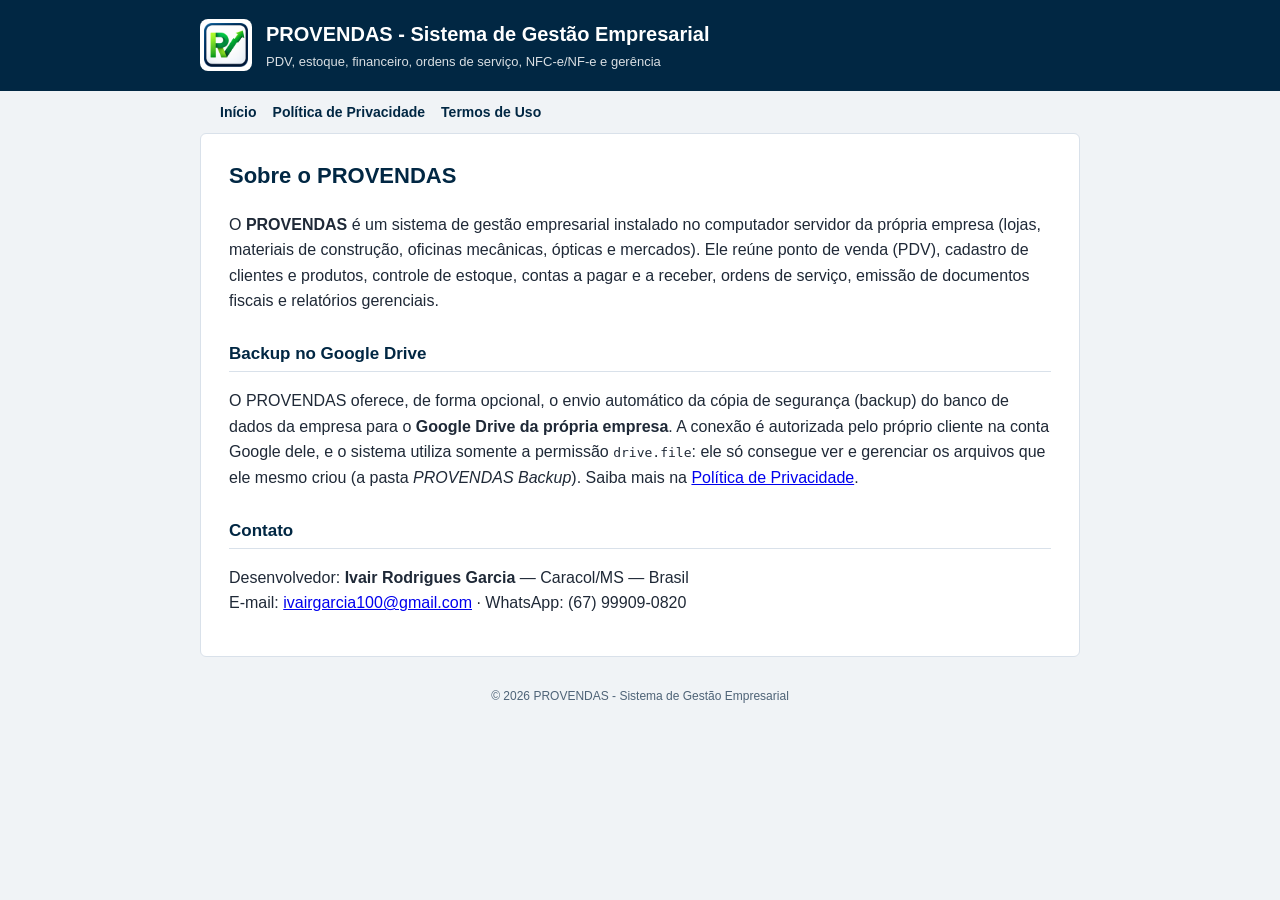
<file: index.html>
<!doctype html>
<html lang="pt-BR">
<head>
<meta charset="utf-8">
<meta name="viewport" content="width=device-width,initial-scale=1">
<title>PROVENDAS - Sistema de Gestão Empresarial</title>
<!-- Verificação do Google Search Console: cole aqui a meta tag fornecida pelo Google, se usar esse método -->
<link rel="stylesheet" href="estilo.css">
</head>
<body>
<header><div class="marca"><img src="logo.png" alt="PROVENDAS" onerror="this.style.display='none'"><div><h1>PROVENDAS - Sistema de Gestão Empresarial</h1><p>PDV, estoque, financeiro, ordens de serviço, NFC-e/NF-e e gerência</p></div></div></header>
<nav><a href="index.html">Início</a><a href="privacidade.html">Política de Privacidade</a><a href="termos.html">Termos de Uso</a></nav>
<main>
<h2>Sobre o PROVENDAS</h2>
<p>O <b>PROVENDAS</b> é um sistema de gestão empresarial instalado no computador servidor da própria empresa
(lojas, materiais de construção, oficinas mecânicas, ópticas e mercados). Ele reúne ponto de venda (PDV),
cadastro de clientes e produtos, controle de estoque, contas a pagar e a receber, ordens de serviço,
emissão de documentos fiscais e relatórios gerenciais.</p>

<h3>Backup no Google Drive</h3>
<p>O PROVENDAS oferece, de forma opcional, o envio automático da cópia de segurança (backup) do banco de dados
da empresa para o <b>Google Drive da própria empresa</b>. A conexão é autorizada pelo próprio cliente na conta
Google dele, e o sistema utiliza somente a permissão <code>drive.file</code>: ele só consegue ver e gerenciar
os arquivos que ele mesmo criou (a pasta <i>PROVENDAS Backup</i>). Saiba mais na
<a href="privacidade.html">Política de Privacidade</a>.</p>

<h3>Contato</h3>
<p>Desenvolvedor: <b>Ivair Rodrigues Garcia</b> — Caracol/MS — Brasil<br>
E-mail: <a href="mailto:ivairgarcia100@gmail.com">ivairgarcia100@gmail.com</a> · WhatsApp: (67) 99909-0820</p>
</main>
<footer>© 2026 PROVENDAS - Sistema de Gestão Empresarial</footer>
</body>
</html>
</file>
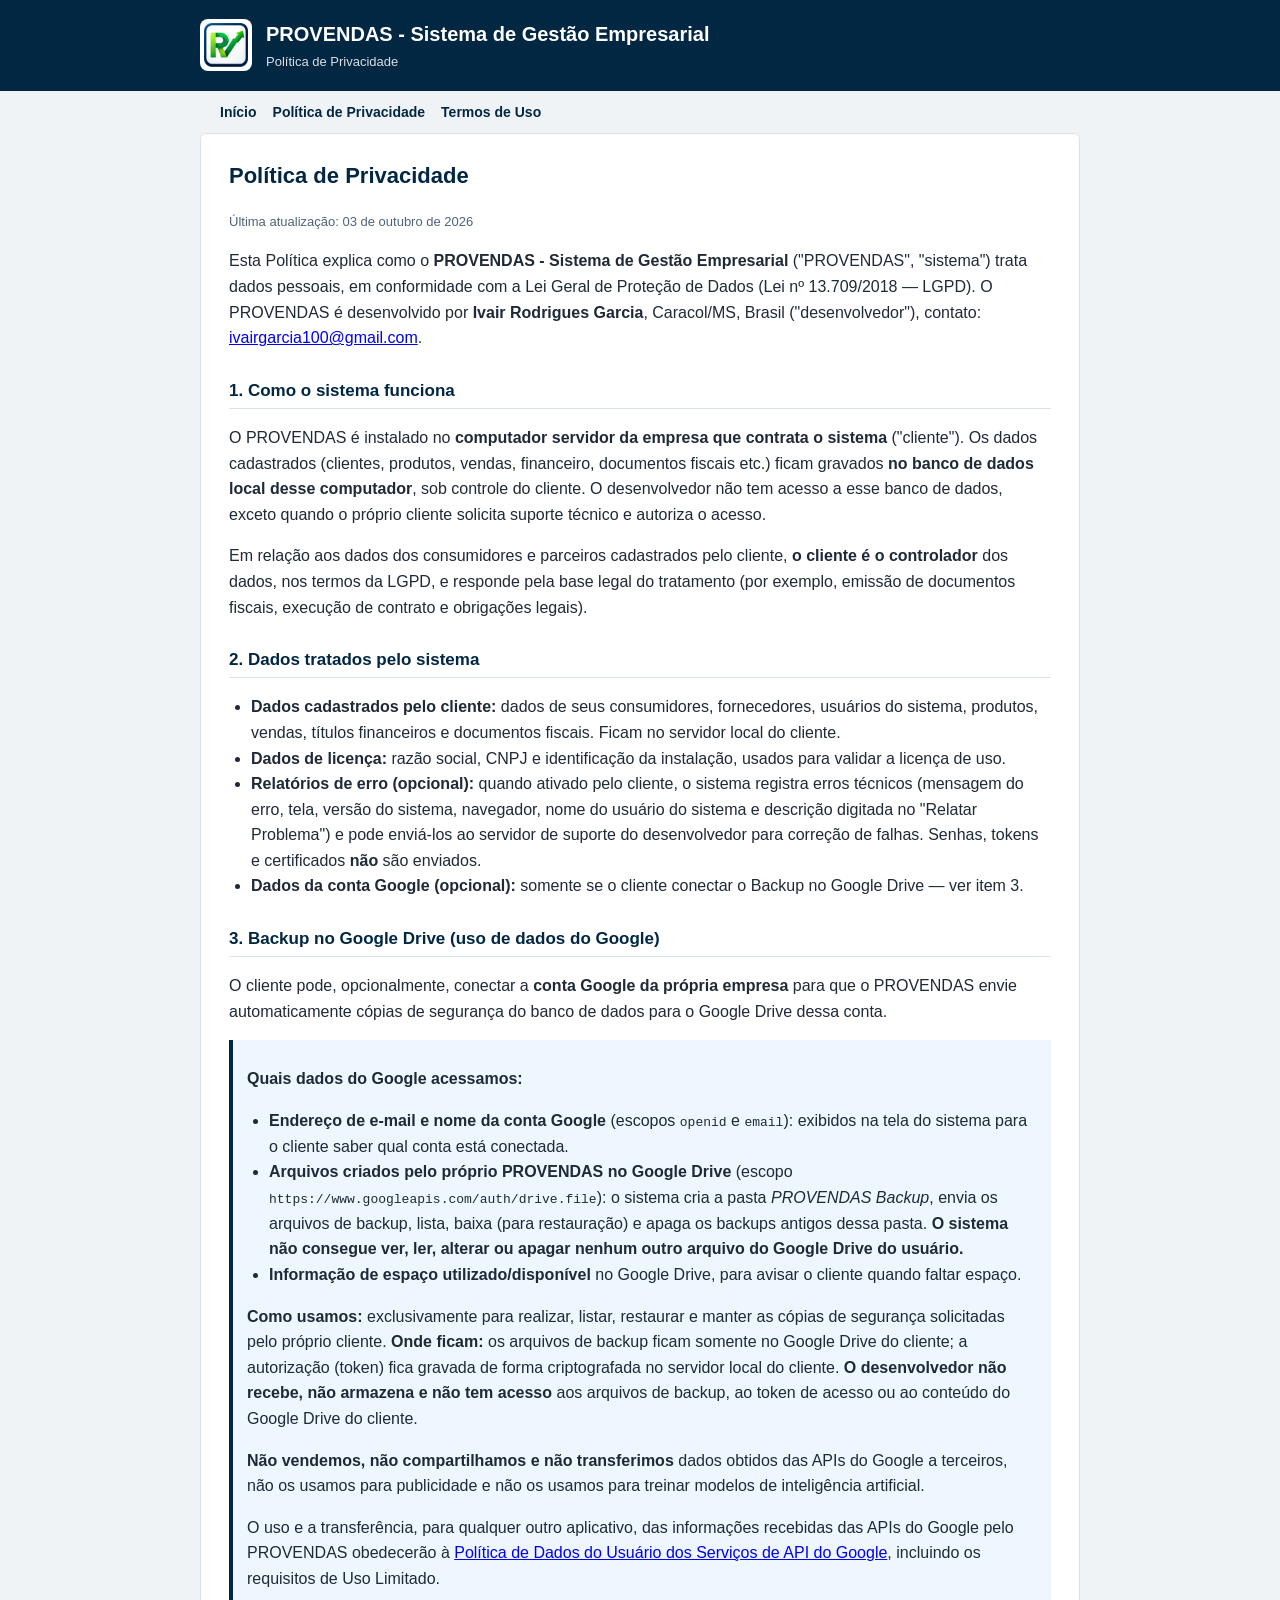
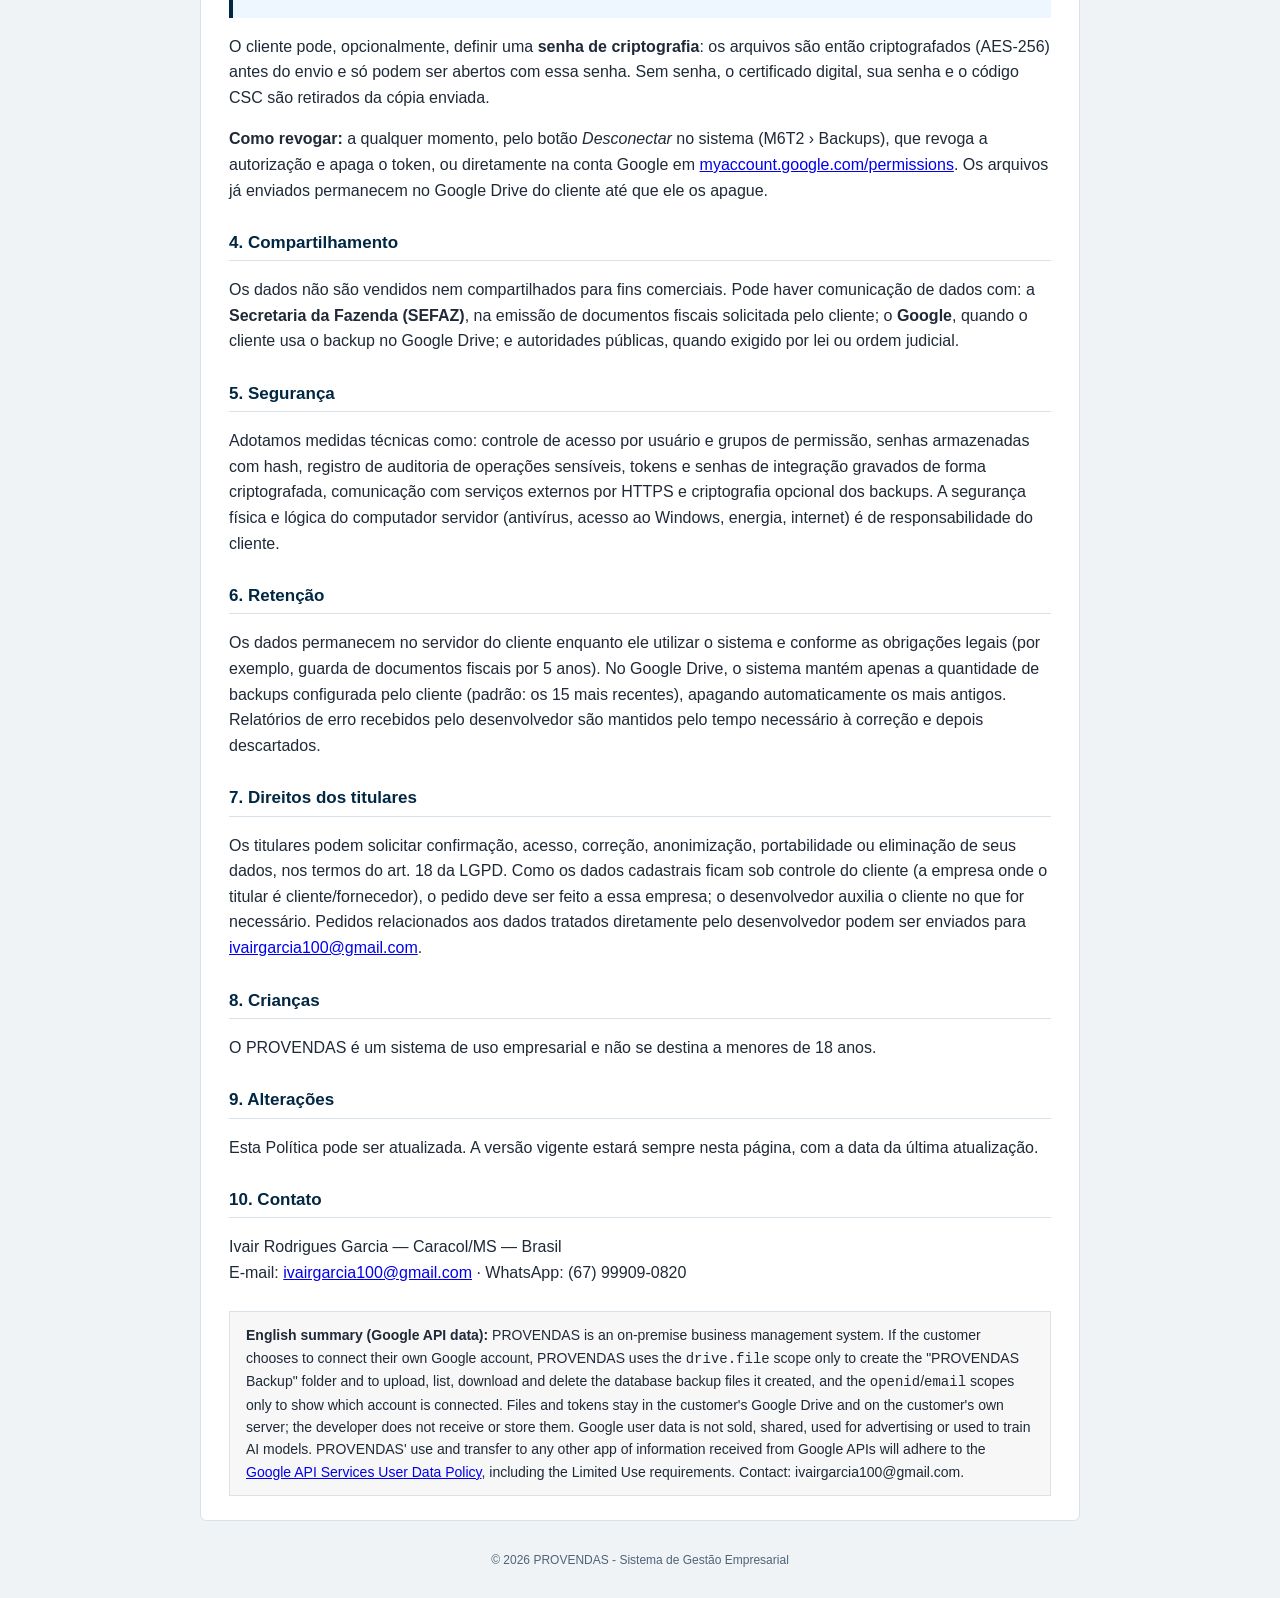
<file: privacidade.html>
<!doctype html>
<html lang="pt-BR">
<head>
<meta charset="utf-8">
<meta name="viewport" content="width=device-width,initial-scale=1">
<title>Política de Privacidade - PROVENDAS</title>
<link rel="stylesheet" href="estilo.css">
</head>
<body>
<header><div class="marca"><img src="logo.png" alt="PROVENDAS" onerror="this.style.display='none'"><div><h1>PROVENDAS - Sistema de Gestão Empresarial</h1><p>Política de Privacidade</p></div></div></header>
<nav><a href="index.html">Início</a><a href="privacidade.html">Política de Privacidade</a><a href="termos.html">Termos de Uso</a></nav>
<main>
<h2>Política de Privacidade</h2>
<p class="atualizado">Última atualização: 03 de outubro de 2026</p>

<p>Esta Política explica como o <b>PROVENDAS - Sistema de Gestão Empresarial</b> ("PROVENDAS", "sistema")
trata dados pessoais, em conformidade com a Lei Geral de Proteção de Dados (Lei nº 13.709/2018 — LGPD).
O PROVENDAS é desenvolvido por <b>Ivair Rodrigues Garcia</b>, Caracol/MS, Brasil ("desenvolvedor"),
contato: <a href="mailto:ivairgarcia100@gmail.com">ivairgarcia100@gmail.com</a>.</p>

<h3>1. Como o sistema funciona</h3>
<p>O PROVENDAS é instalado no <b>computador servidor da empresa que contrata o sistema</b> ("cliente").
Os dados cadastrados (clientes, produtos, vendas, financeiro, documentos fiscais etc.) ficam gravados
<b>no banco de dados local desse computador</b>, sob controle do cliente. O desenvolvedor não tem acesso
a esse banco de dados, exceto quando o próprio cliente solicita suporte técnico e autoriza o acesso.</p>
<p>Em relação aos dados dos consumidores e parceiros cadastrados pelo cliente, <b>o cliente é o controlador</b>
dos dados, nos termos da LGPD, e responde pela base legal do tratamento (por exemplo, emissão de documentos
fiscais, execução de contrato e obrigações legais).</p>

<h3>2. Dados tratados pelo sistema</h3>
<ul>
<li><b>Dados cadastrados pelo cliente:</b> dados de seus consumidores, fornecedores, usuários do sistema,
produtos, vendas, títulos financeiros e documentos fiscais. Ficam no servidor local do cliente.</li>
<li><b>Dados de licença:</b> razão social, CNPJ e identificação da instalação, usados para validar a licença de uso.</li>
<li><b>Relatórios de erro (opcional):</b> quando ativado pelo cliente, o sistema registra erros técnicos
(mensagem do erro, tela, versão do sistema, navegador, nome do usuário do sistema e descrição digitada no
"Relatar Problema") e pode enviá-los ao servidor de suporte do desenvolvedor para correção de falhas.
Senhas, tokens e certificados <b>não</b> são enviados.</li>
<li><b>Dados da conta Google (opcional):</b> somente se o cliente conectar o Backup no Google Drive — ver item 3.</li>
</ul>

<h3>3. Backup no Google Drive (uso de dados do Google)</h3>
<p>O cliente pode, opcionalmente, conectar a <b>conta Google da própria empresa</b> para que o PROVENDAS envie
automaticamente cópias de segurança do banco de dados para o Google Drive dessa conta.</p>
<div class="destaque">
<p><b>Quais dados do Google acessamos:</b></p>
<ul>
<li><b>Endereço de e-mail e nome da conta Google</b> (escopos <code>openid</code> e <code>email</code>):
exibidos na tela do sistema para o cliente saber qual conta está conectada.</li>
<li><b>Arquivos criados pelo próprio PROVENDAS no Google Drive</b> (escopo
<code>https://www.googleapis.com/auth/drive.file</code>): o sistema cria a pasta <i>PROVENDAS Backup</i>,
envia os arquivos de backup, lista, baixa (para restauração) e apaga os backups antigos dessa pasta.
<b>O sistema não consegue ver, ler, alterar ou apagar nenhum outro arquivo do Google Drive do usuário.</b></li>
<li><b>Informação de espaço utilizado/disponível</b> no Google Drive, para avisar o cliente quando faltar espaço.</li>
</ul>
<p><b>Como usamos:</b> exclusivamente para realizar, listar, restaurar e manter as cópias de segurança
solicitadas pelo próprio cliente. <b>Onde ficam:</b> os arquivos de backup ficam somente no Google Drive do
cliente; a autorização (token) fica gravada de forma criptografada no servidor local do cliente.
<b>O desenvolvedor não recebe, não armazena e não tem acesso</b> aos arquivos de backup, ao token de acesso
ou ao conteúdo do Google Drive do cliente.</p>
<p><b>Não vendemos, não compartilhamos e não transferimos</b> dados obtidos das APIs do Google a terceiros,
não os usamos para publicidade e não os usamos para treinar modelos de inteligência artificial.</p>
<p>O uso e a transferência, para qualquer outro aplicativo, das informações recebidas das APIs do Google pelo
PROVENDAS obedecerão à <a href="https://developers.google.com/terms/api-services-user-data-policy" target="_blank" rel="noopener">Política de Dados do Usuário dos Serviços de API do Google</a>,
incluindo os requisitos de Uso Limitado.</p>
</div>
<p>O cliente pode, opcionalmente, definir uma <b>senha de criptografia</b>: os arquivos são então criptografados
(AES-256) antes do envio e só podem ser abertos com essa senha. Sem senha, o certificado digital, sua senha e o
código CSC são retirados da cópia enviada.</p>
<p><b>Como revogar:</b> a qualquer momento, pelo botão <i>Desconectar</i> no sistema (M6T2 › Backups), que revoga
a autorização e apaga o token, ou diretamente na conta Google em
<a href="https://myaccount.google.com/permissions" target="_blank" rel="noopener">myaccount.google.com/permissions</a>.
Os arquivos já enviados permanecem no Google Drive do cliente até que ele os apague.</p>

<h3>4. Compartilhamento</h3>
<p>Os dados não são vendidos nem compartilhados para fins comerciais. Pode haver comunicação de dados com:
a <b>Secretaria da Fazenda (SEFAZ)</b>, na emissão de documentos fiscais solicitada pelo cliente; o <b>Google</b>,
quando o cliente usa o backup no Google Drive; e autoridades públicas, quando exigido por lei ou ordem judicial.</p>

<h3>5. Segurança</h3>
<p>Adotamos medidas técnicas como: controle de acesso por usuário e grupos de permissão, senhas armazenadas com
hash, registro de auditoria de operações sensíveis, tokens e senhas de integração gravados de forma criptografada,
comunicação com serviços externos por HTTPS e criptografia opcional dos backups. A segurança física e lógica do
computador servidor (antivírus, acesso ao Windows, energia, internet) é de responsabilidade do cliente.</p>

<h3>6. Retenção</h3>
<p>Os dados permanecem no servidor do cliente enquanto ele utilizar o sistema e conforme as obrigações legais
(por exemplo, guarda de documentos fiscais por 5 anos). No Google Drive, o sistema mantém apenas a quantidade de
backups configurada pelo cliente (padrão: os 15 mais recentes), apagando automaticamente os mais antigos.
Relatórios de erro recebidos pelo desenvolvedor são mantidos pelo tempo necessário à correção e depois descartados.</p>

<h3>7. Direitos dos titulares</h3>
<p>Os titulares podem solicitar confirmação, acesso, correção, anonimização, portabilidade ou eliminação de seus
dados, nos termos do art. 18 da LGPD. Como os dados cadastrais ficam sob controle do cliente (a empresa onde o
titular é cliente/fornecedor), o pedido deve ser feito a essa empresa; o desenvolvedor auxilia o cliente no que
for necessário. Pedidos relacionados aos dados tratados diretamente pelo desenvolvedor podem ser enviados para
<a href="mailto:ivairgarcia100@gmail.com">ivairgarcia100@gmail.com</a>.</p>

<h3>8. Crianças</h3>
<p>O PROVENDAS é um sistema de uso empresarial e não se destina a menores de 18 anos.</p>

<h3>9. Alterações</h3>
<p>Esta Política pode ser atualizada. A versão vigente estará sempre nesta página, com a data da última atualização.</p>

<h3>10. Contato</h3>
<p>Ivair Rodrigues Garcia — Caracol/MS — Brasil<br>
E-mail: <a href="mailto:ivairgarcia100@gmail.com">ivairgarcia100@gmail.com</a> · WhatsApp: (67) 99909-0820</p>

<div class="en">
<b>English summary (Google API data):</b> PROVENDAS is an on-premise business management system. If the customer
chooses to connect their own Google account, PROVENDAS uses the <code>drive.file</code> scope only to create the
"PROVENDAS Backup" folder and to upload, list, download and delete the database backup files it created, and the
<code>openid</code>/<code>email</code> scopes only to show which account is connected. Files and tokens stay in the
customer's Google Drive and on the customer's own server; the developer does not receive or store them. Google
user data is not sold, shared, used for advertising or used to train AI models. PROVENDAS' use and transfer to any
other app of information received from Google APIs will adhere to the
<a href="https://developers.google.com/terms/api-services-user-data-policy" target="_blank" rel="noopener">Google API Services User Data Policy</a>,
including the Limited Use requirements. Contact: ivairgarcia100@gmail.com.
</div>
</main>
<footer>© 2026 PROVENDAS - Sistema de Gestão Empresarial</footer>
</body>
</html>
</file>
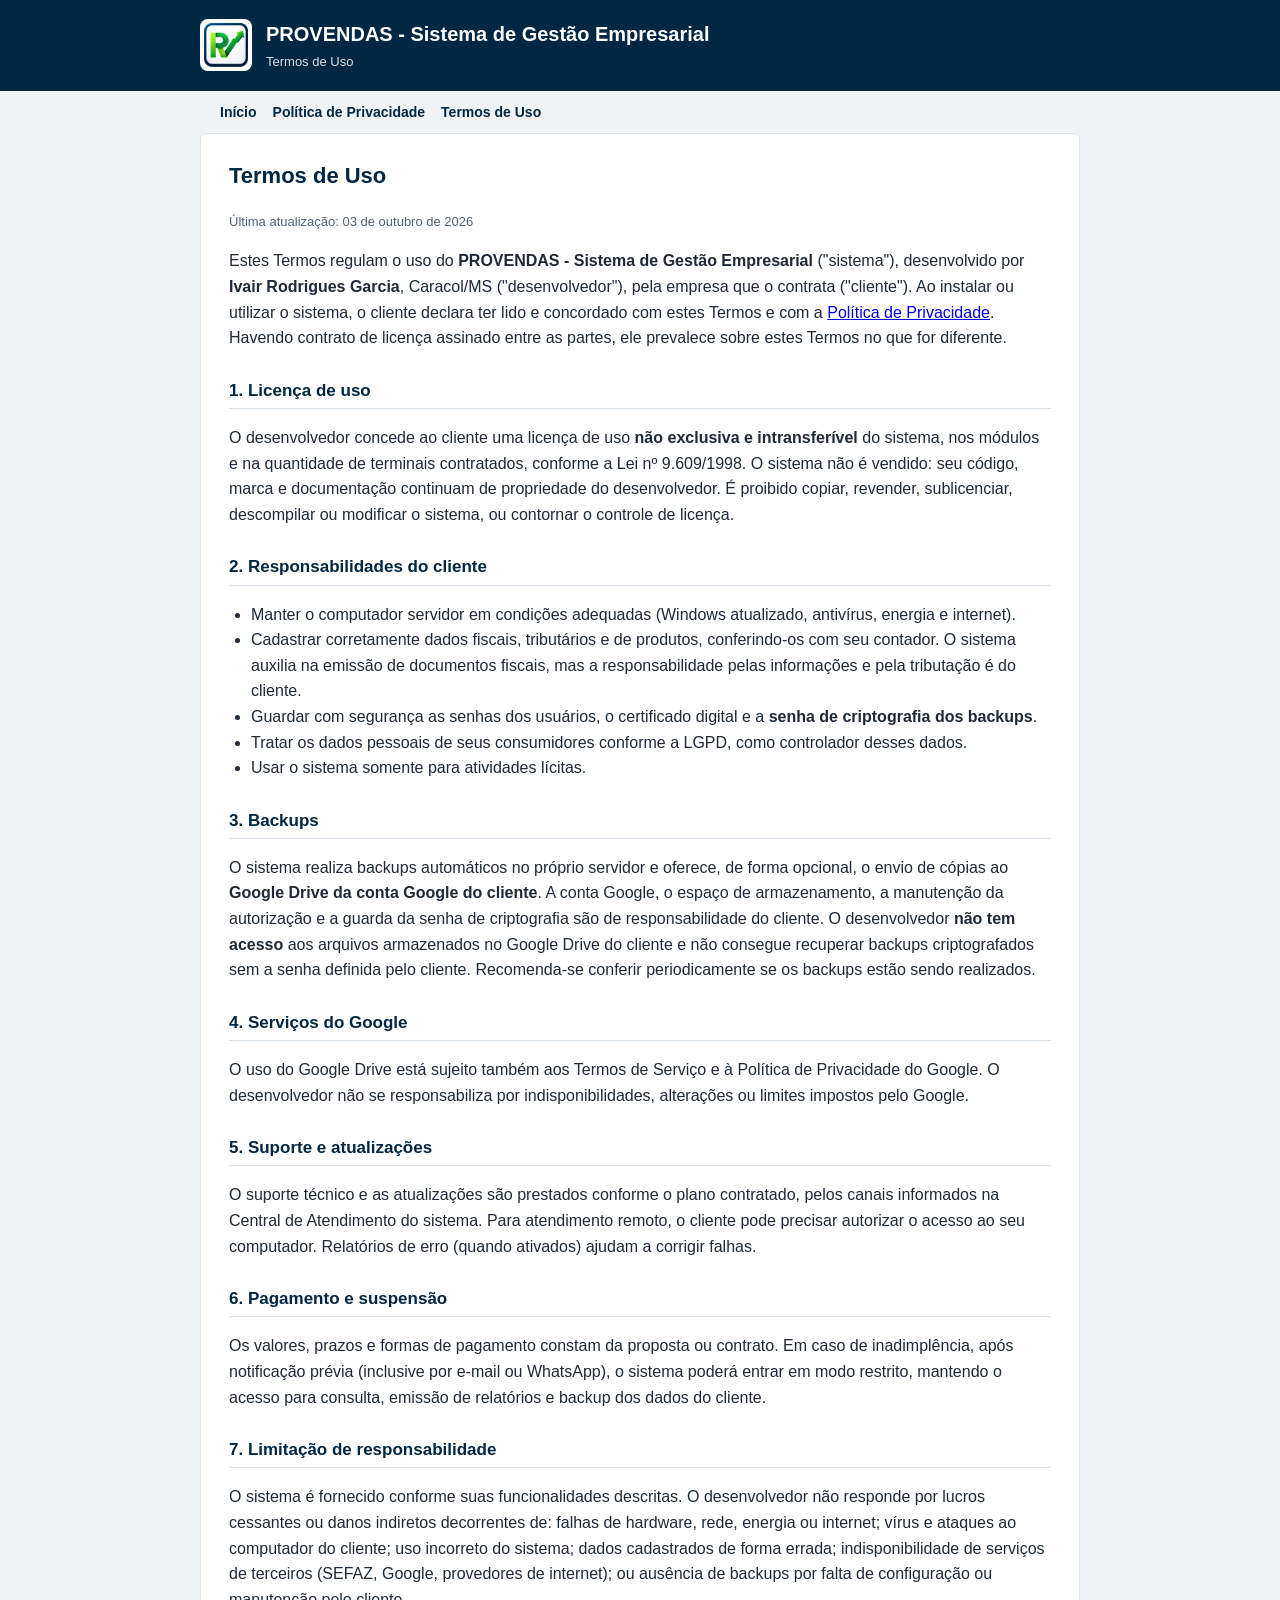
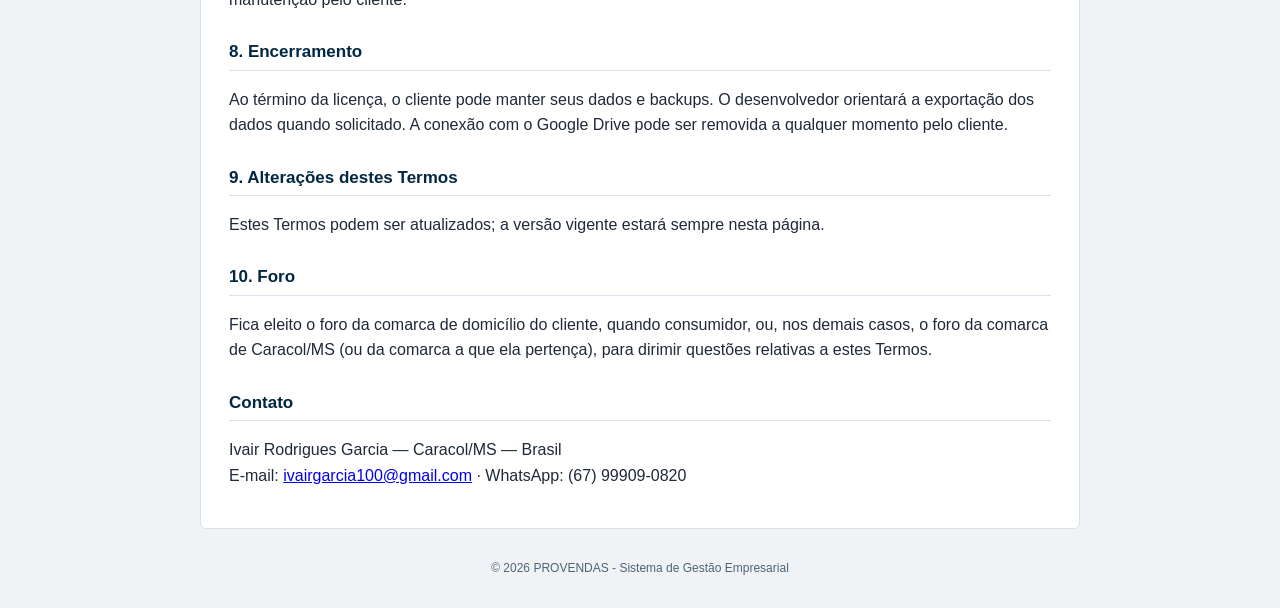
<file: termos.html>
<!doctype html>
<html lang="pt-BR">
<head>
<meta charset="utf-8">
<meta name="viewport" content="width=device-width,initial-scale=1">
<title>Termos de Uso - PROVENDAS</title>
<link rel="stylesheet" href="estilo.css">
</head>
<body>
<header><div class="marca"><img src="logo.png" alt="PROVENDAS" onerror="this.style.display='none'"><div><h1>PROVENDAS - Sistema de Gestão Empresarial</h1><p>Termos de Uso</p></div></div></header>
<nav><a href="index.html">Início</a><a href="privacidade.html">Política de Privacidade</a><a href="termos.html">Termos de Uso</a></nav>
<main>
<h2>Termos de Uso</h2>
<p class="atualizado">Última atualização: 03 de outubro de 2026</p>

<p>Estes Termos regulam o uso do <b>PROVENDAS - Sistema de Gestão Empresarial</b> ("sistema"), desenvolvido por
<b>Ivair Rodrigues Garcia</b>, Caracol/MS ("desenvolvedor"), pela empresa que o contrata ("cliente").
Ao instalar ou utilizar o sistema, o cliente declara ter lido e concordado com estes Termos e com a
<a href="privacidade.html">Política de Privacidade</a>. Havendo contrato de licença assinado entre as partes,
ele prevalece sobre estes Termos no que for diferente.</p>

<h3>1. Licença de uso</h3>
<p>O desenvolvedor concede ao cliente uma licença de uso <b>não exclusiva e intransferível</b> do sistema, nos
módulos e na quantidade de terminais contratados, conforme a Lei nº 9.609/1998. O sistema não é vendido:
seu código, marca e documentação continuam de propriedade do desenvolvedor. É proibido copiar, revender,
sublicenciar, descompilar ou modificar o sistema, ou contornar o controle de licença.</p>

<h3>2. Responsabilidades do cliente</h3>
<ul>
<li>Manter o computador servidor em condições adequadas (Windows atualizado, antivírus, energia e internet).</li>
<li>Cadastrar corretamente dados fiscais, tributários e de produtos, conferindo-os com seu contador.
O sistema auxilia na emissão de documentos fiscais, mas a responsabilidade pelas informações e pela
tributação é do cliente.</li>
<li>Guardar com segurança as senhas dos usuários, o certificado digital e a <b>senha de criptografia dos backups</b>.</li>
<li>Tratar os dados pessoais de seus consumidores conforme a LGPD, como controlador desses dados.</li>
<li>Usar o sistema somente para atividades lícitas.</li>
</ul>

<h3>3. Backups</h3>
<p>O sistema realiza backups automáticos no próprio servidor e oferece, de forma opcional, o envio de cópias ao
<b>Google Drive da conta Google do cliente</b>. A conta Google, o espaço de armazenamento, a manutenção da
autorização e a guarda da senha de criptografia são de responsabilidade do cliente. O desenvolvedor <b>não tem
acesso</b> aos arquivos armazenados no Google Drive do cliente e não consegue recuperar backups criptografados
sem a senha definida pelo cliente. Recomenda-se conferir periodicamente se os backups estão sendo realizados.</p>

<h3>4. Serviços do Google</h3>
<p>O uso do Google Drive está sujeito também aos Termos de Serviço e à Política de Privacidade do Google.
O desenvolvedor não se responsabiliza por indisponibilidades, alterações ou limites impostos pelo Google.</p>

<h3>5. Suporte e atualizações</h3>
<p>O suporte técnico e as atualizações são prestados conforme o plano contratado, pelos canais informados na
Central de Atendimento do sistema. Para atendimento remoto, o cliente pode precisar autorizar o acesso ao seu
computador. Relatórios de erro (quando ativados) ajudam a corrigir falhas.</p>

<h3>6. Pagamento e suspensão</h3>
<p>Os valores, prazos e formas de pagamento constam da proposta ou contrato. Em caso de inadimplência, após
notificação prévia (inclusive por e-mail ou WhatsApp), o sistema poderá entrar em modo restrito, mantendo
o acesso para consulta, emissão de relatórios e backup dos dados do cliente.</p>

<h3>7. Limitação de responsabilidade</h3>
<p>O sistema é fornecido conforme suas funcionalidades descritas. O desenvolvedor não responde por lucros
cessantes ou danos indiretos decorrentes de: falhas de hardware, rede, energia ou internet; vírus e ataques ao
computador do cliente; uso incorreto do sistema; dados cadastrados de forma errada; indisponibilidade de serviços
de terceiros (SEFAZ, Google, provedores de internet); ou ausência de backups por falta de configuração ou
manutenção pelo cliente.</p>

<h3>8. Encerramento</h3>
<p>Ao término da licença, o cliente pode manter seus dados e backups. O desenvolvedor orientará a exportação
dos dados quando solicitado. A conexão com o Google Drive pode ser removida a qualquer momento pelo cliente.</p>

<h3>9. Alterações destes Termos</h3>
<p>Estes Termos podem ser atualizados; a versão vigente estará sempre nesta página.</p>

<h3>10. Foro</h3>
<p>Fica eleito o foro da comarca de domicílio do cliente, quando consumidor, ou, nos demais casos,
o foro da comarca de Caracol/MS (ou da comarca a que ela pertença), para dirimir questões relativas a estes Termos.</p>

<h3>Contato</h3>
<p>Ivair Rodrigues Garcia — Caracol/MS — Brasil<br>
E-mail: <a href="mailto:ivairgarcia100@gmail.com">ivairgarcia100@gmail.com</a> · WhatsApp: (67) 99909-0820</p>
</main>
<footer>© 2026 PROVENDAS - Sistema de Gestão Empresarial</footer>
</body>
</html>
</file>
<file: estilo.css>
:root{--azul:#012743;--cinza:#4e6377;--borda:#d9e1ea}
*{box-sizing:border-box}
body{margin:0;font-family:Arial,Helvetica,sans-serif;color:#1f2937;background:#f0f3f6;line-height:1.6}
header{background:var(--azul);color:#fff;padding:18px 20px}
header .marca{max-width:880px;margin:0 auto;display:flex;align-items:center;gap:14px}
header img{width:52px;height:52px;border-radius:8px;background:#fff;padding:4px}
header h1{font-size:20px;margin:0}
header p{margin:2px 0 0;font-size:13px;opacity:.85}
nav{max-width:880px;margin:0 auto;padding:10px 20px;font-size:14px}
nav a{color:var(--azul);margin-right:16px;font-weight:bold;text-decoration:none}
main{max-width:880px;margin:0 auto 30px;background:#fff;border:1px solid var(--borda);border-radius:6px;padding:24px 28px}
h2{color:var(--azul);font-size:22px;margin-top:0}
h3{color:var(--azul);font-size:17px;margin:26px 0 6px;border-bottom:1px solid var(--borda);padding-bottom:4px}
.atualizado{color:var(--cinza);font-size:13px}
.destaque{background:#eef6ff;border-left:4px solid var(--azul);padding:10px 14px;margin:14px 0}
.en{background:#f7f7f7;border:1px solid var(--borda);padding:12px 16px;margin-top:26px;font-size:14px}
footer{text-align:center;font-size:12px;color:var(--cinza);padding:0 20px 30px}
ul{padding-left:22px}
</file>
